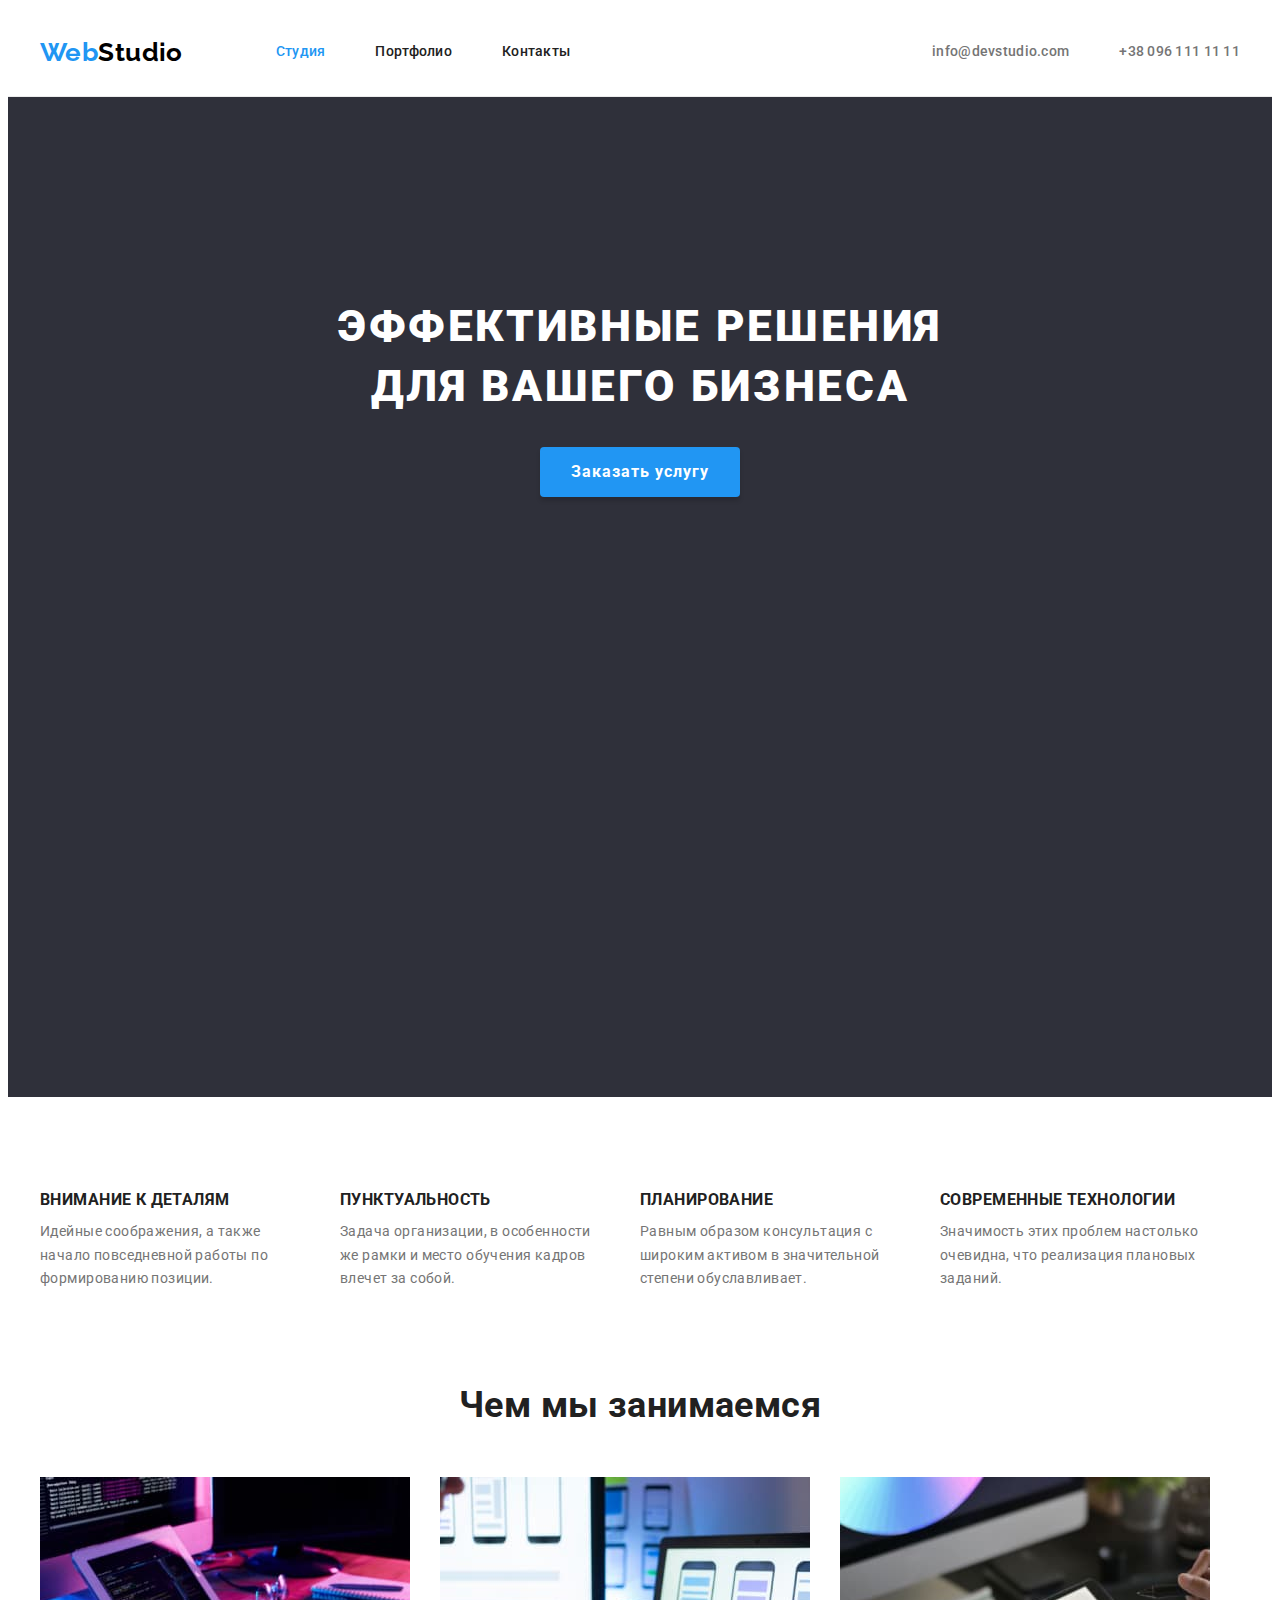
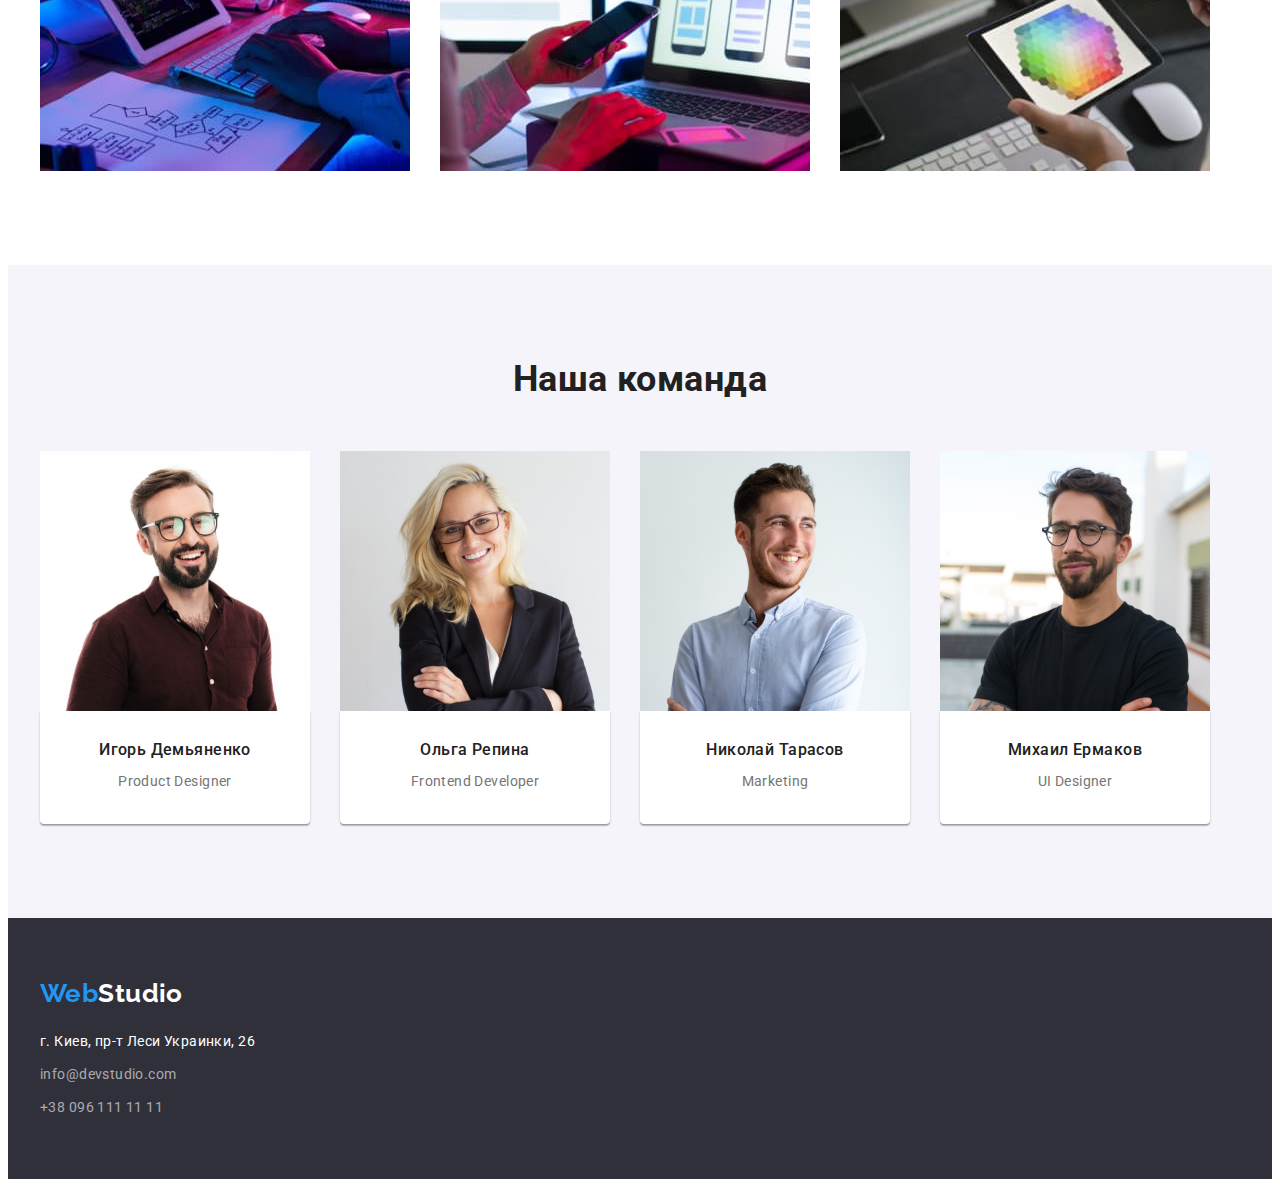
<file: index.html>
<!DOCTYPE html>
<html lang="ru">
  <head>
    <meta charset="UTF-8" />
    <meta http-equiv="X-UA-Compatible" content="IE=edge" />
    <meta name="viewport" content="width=device-width, initial-scale=1.0" />

    <link rel="preconnect" href="https://fonts.googleapis.com" />
    <link rel="preconnect" href="https://fonts.gstatic.com" crossorigin />
    <link
      href="https://fonts.googleapis.com/css2?family=Raleway:wght@700&family=Roboto:wght@400;500;700;900&display=swap"
      rel="stylesheet"
    />
    <link
      rel="stylesheet"
      href="https://cdnjs.cloudflare.com/ajax/libs/modern-normalize/1.1.0/modern-normalize.min.css"
      integrity="sha512-wpPYUAdjBVSE4KJnH1VR1HeZfpl1ub8YT/NKx4PuQ5NmX2tKuGu6U/JRp5y+Y8XG2tV+wKQpNHVUX03MfMFn9Q=="
      crossorigin="anonymous"
      referrerpolicy="no-referrer"
    />
    <link rel="stylesheet" href="./css/style.css" />
    <title>Студия</title>
  </head>
  <body>
    <!-- header -->
    <header class="page-header">
      <div class="container main-nav">
        <a class="logo" href="./index.html">Web<span class="logo-dark">Studio</span></a>
        <nav class="left-nav">
          <ul class="site-nav">
            <li class="site-nav-item">
              <a class="site-nav-link current" href="./index.html">Студия</a>
            </li>
            <li class="site-nav-item">
              <a class="site-nav-link" href="./portfolio.html">Портфолио</a>
            </li>
            <li class="site-nav-item"><a class="site-nav-link" href="/">Контакты</a></li>
          </ul>
        </nav>
        <ul class="contacts-nav">
          <li class="contacts-nav-item">
            <a class="contacts-nav-link" href="mailto:info@devstudio.com">info@devstudio.com</a>
          </li>
          <li class="contacts-nav-item">
            <a class="contacts-nav-link" href="tel:+380961111111">+38 096 111 11 11</a>
          </li>
        </ul>
      </div>
    </header>
    <main>
      <!-- hero -->
      <section class="hero">
        <div class="container">
          <h1 class="hero-title">Эффективные решения для вашего бизнеса</h1>
          <button class="hero-button" type="button">Заказать услугу</button>
        </div>
      </section>
      <!-- Наши преимущества -->
      <section class="section">
        <div class="container">
          <h2 class="section-title visually-hidden">Наши преимущества</h2>
          <ul class="features">
            <li class="features-item">
              <h3 class="features-title">Внимание к деталям</h3>
              <p>
                Идейные соображения, а также начало повседневной работы по формированию позиции.
              </p>
            </li>
            <li class="features-item">
              <h3 class="features-title">Пунктуальность</h3>
              <p>
                Задача организации, в особенности же рамки и место обучения кадров влечет за собой.
              </p>
            </li>
            <li class="features-item">
              <h3 class="features-title">Планирование</h3>
              <p>
                Равным образом консультация с широким активом в значительной степени обуславливает.
              </p>
            </li>
            <li class="features-item">
              <h3 class="features-title">Современные технологии</h3>
              <p>Значимость этих проблем настолько очевидна, что реализация плановых заданий.</p>
            </li>
          </ul>
        </div>
      </section>
      <!-- Чем мы занимаемся -->
      <section class="section work-section">
        <div class="container">
          <h2 class="section-title">Чем мы занимаемся</h2>
          <ul class="work-img">
            <li class="work-item">
              <img src="./images/box1.jpg" alt="Работа за компьютером" width="370" />
            </li>
            <li class="work-item">
              <img src="./images/box2.jpg" alt="Работа с телефоном" width="370" />
            </li>
            <li class="work-item">
              <img src="./images/box3.jpg" alt="Работа с планшетом" width="370" />
            </li>
          </ul>
        </div>
      </section>
      <!-- Наша команда -->
      <section class="section section-team">
        <div class="container">
          <h2 class="section-title">Наша команда</h2>
          <ul class="team-desc">
            <li class="team-item">
              <img src="./images/ihor.jpg" alt="Игорь Демьяненко" width="270" />
              <div class="team-tumb">
                <h3 class="team-header">Игорь Демьяненко</h3>
                <p class="team-text" lang="en">Product Designer</p>
              </div>
            </li>
            <li class="team-item">
              <img src="./images/olha.jpg" alt="Ольга Репина" width="270" />
              <div class="team-tumb">
                <h3 class="team-header">Ольга Репина</h3>
                <p class="team-text" lang="en">Frontend Developer</p>
              </div>
            </li>
            <li class="team-item">
              <img src="./images/nikolai.jpg" alt="Николай Тарасов" width="270" />
              <div class="team-tumb">
                <h3 class="team-header">Николай Тарасов</h3>
                <p class="team-text" lang="en">Marketing</p>
              </div>
            </li>
            <li class="team-item">
              <img src="./images/mihail.jpg" alt="Михаил Ермаков" width="270" />
              <div class="team-tumb">
                <h3 class="team-header">Михаил Ермаков</h3>
                <p class="team-text" lang="en">UI Designer</p>
              </div>
            </li>
          </ul>
        </div>
      </section>
    </main>
    <!-- footer -->
    <footer class="footer">
      <div class="container">
        <a class="logo" href="./index.html">Web<span class="logo-white">Studio</span></a>
        <address class="adress">
          <ul class="adress-info">
            <li class="adress-info-item">
              <a class="adress-link" href="#">г. Киев, пр-т Леси Украинки, 26</a>
            </li>
            <li class="adress-info-item">
              <a class="adress-info-link" href="mailto:info@devstudio.com">info@devstudio.com</a>
            </li>
            <li class="adress-info-item">
              <a class="adress-info-link" href="tel:+380961111111">+38 096 111 11 11</a>
            </li>
          </ul>
        </address>
      </div>
    </footer>
  </body>
</html>
</file>
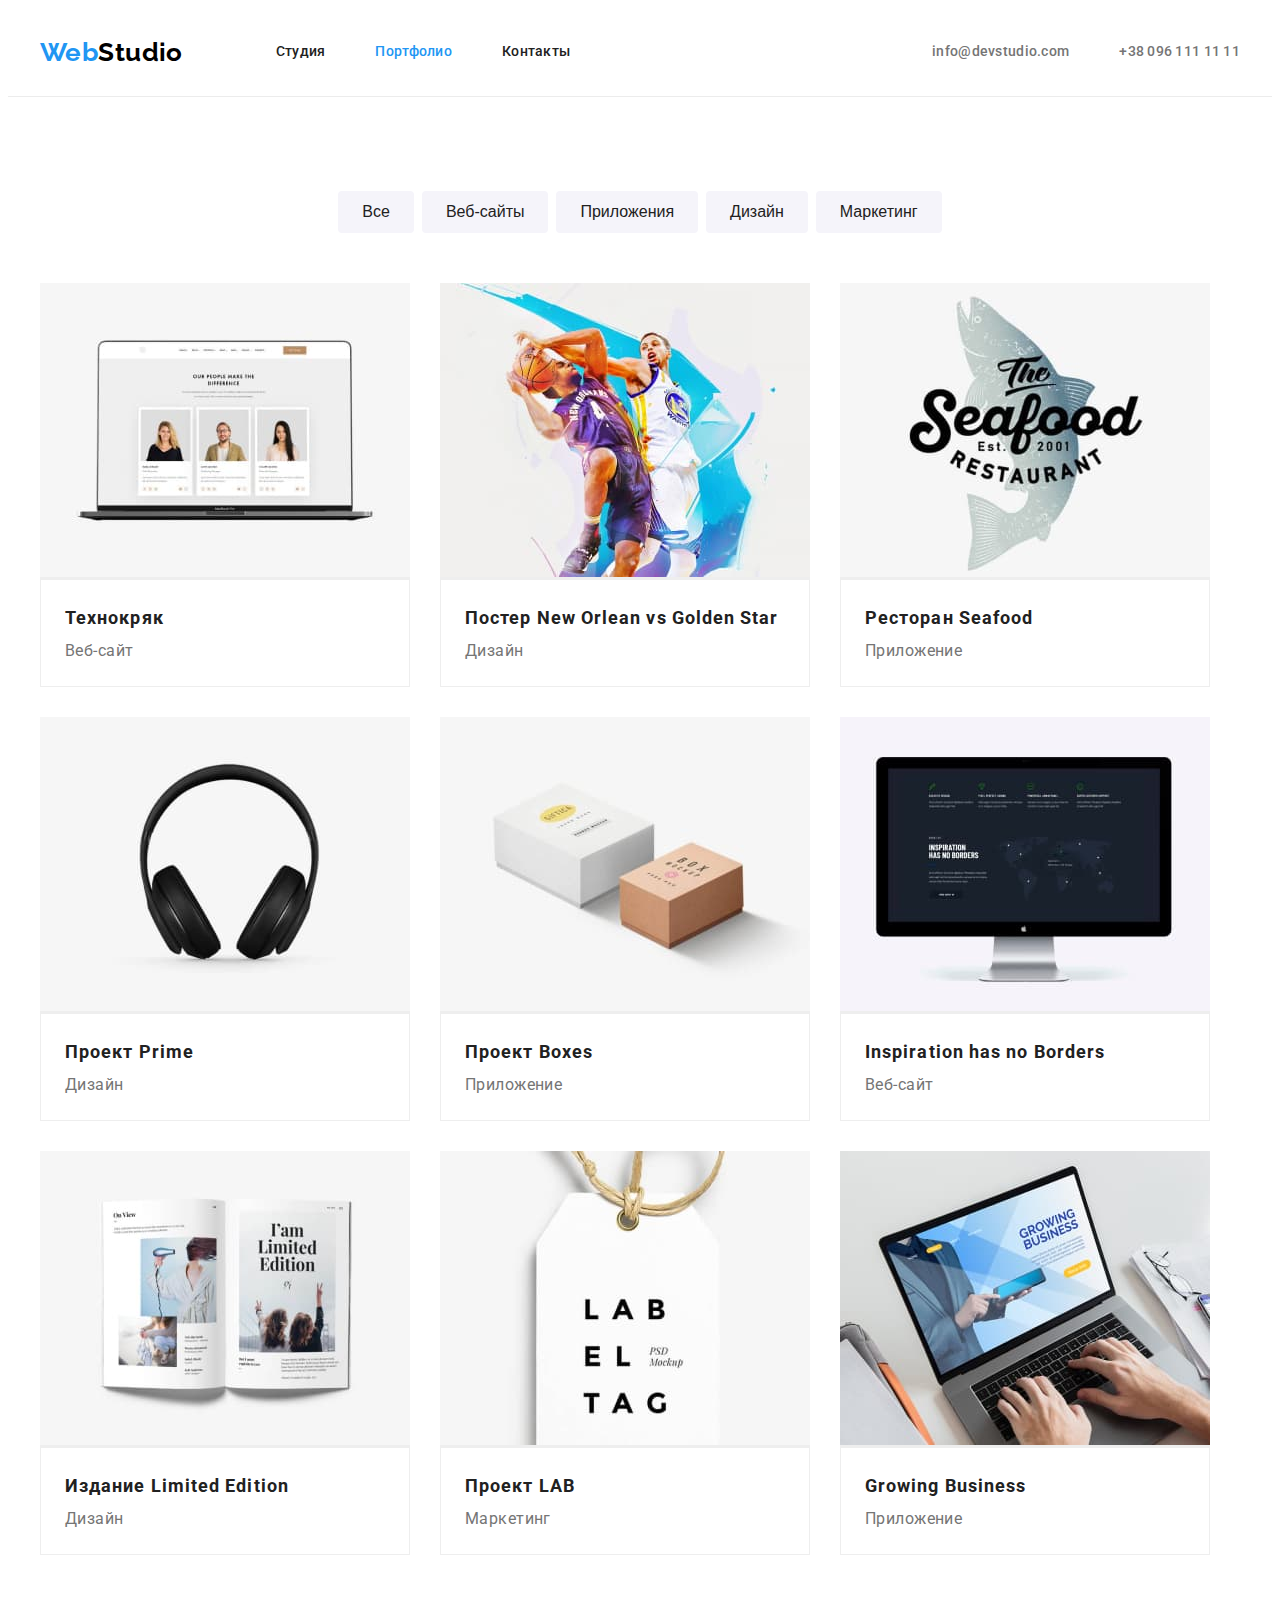
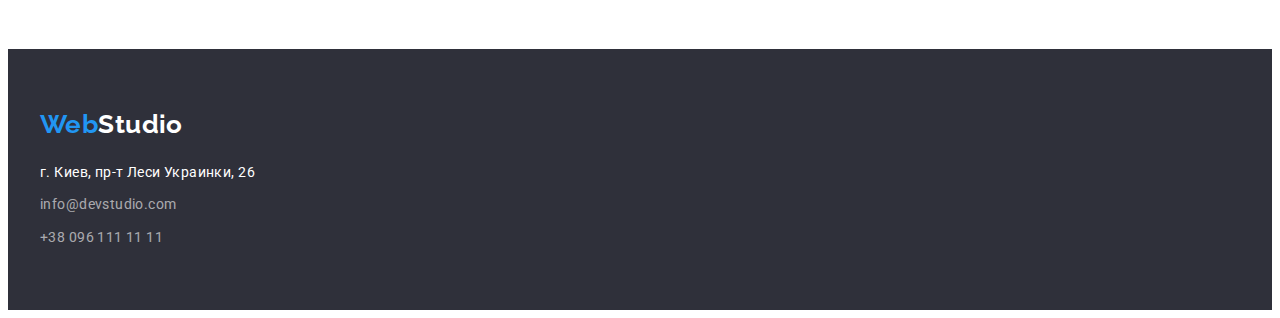
<file: portfolio.html>
<!DOCTYPE html>
<html lang="ru">
  <head>
    <meta charset="UTF-8" />
    <meta http-equiv="X-UA-Compatible" content="IE=edge" />
    <meta name="viewport" content="width=device-width, initial-scale=1.0" />
    <link rel="preconnect" href="https://fonts.googleapis.com" />
    <link rel="preconnect" href="https://fonts.gstatic.com" crossorigin />
    <link
      href="https://fonts.googleapis.com/css2?family=Raleway:wght@700&family=Roboto:wght@400;500;700;900&display=swap"
      rel="stylesheet"
    />
    <link
      rel="stylesheet"
      href="https://cdnjs.cloudflare.com/ajax/libs/modern-normalize/1.1.0/modern-normalize.min.css"
      integrity="sha512-wpPYUAdjBVSE4KJnH1VR1HeZfpl1ub8YT/NKx4PuQ5NmX2tKuGu6U/JRp5y+Y8XG2tV+wKQpNHVUX03MfMFn9Q=="
      crossorigin="anonymous"
      referrerpolicy="no-referrer"
    />
    <link rel="stylesheet" href="./css/style.css" />
    <title>Портфолио</title>
  </head>
  <body>
    <!-- header -->
    <header class="page-header">
      <div class="container main-nav">
        <a class="logo" href="./index.html">Web<span class="logo-dark">Studio</span></a>
        <nav class="left-nav">
          <ul class="site-nav">
            <li class="site-nav-item">
              <a class="site-nav-link" href="./index.html">Студия</a>
            </li>
            <li class="site-nav-item">
              <a class="site-nav-link current" href="./portfolio.html">Портфолио</a>
            </li>
            <li class="site-nav-item"><a class="site-nav-link" href="/">Контакты</a></li>
          </ul>
        </nav>
        <ul class="contacts-nav">
          <li class="contacts-nav-item">
            <a class="contacts-nav-link" href="mailto:info@devstudio.com">info@devstudio.com</a>
          </li>
          <li class="contacts-nav-item">
            <a class="contacts-nav-link" href="tel:+380961111111">+38 096 111 11 11</a>
          </li>
        </ul>
      </div>
    </header>
    <main>
      <!-- Фильтр наших работ -->
      <section class="section">
        <div class="container">
          <h1 class="filter-title visually-hidden">Фильтр наших работ</h1>
          <ul class="filter">
            <li class="filter-item"><button class="filter-button" type="button">Все</button></li>
            <li class="filter-item">
              <button class="filter-button" type="button">Веб-сайты</button>
            </li>
            <li class="filter-item">
              <button class="filter-button" type="button">Приложения</button>
            </li>
            <li class="filter-item"><button class="filter-button" type="button">Дизайн</button></li>
            <li class="filter-item">
              <button class="filter-button" type="button">Маркетинг</button>
            </li>
          </ul>
          <!-- Примеры работ -->
          <ul class="gallery-items">
            <li class="gallery-item">
              <img src="./images/pimg1.jpg" alt="Страница веб-сайта" width="370" />
              <div class="gallery-examples">
                <h2 class="gallery-subtitle">Технокряк</h2>
                <p class="gallery-text">Веб-сайт</p>
              </div>
            </li>
            <li class="gallery-item">
              <img src="./images/pimg2.jpg" alt="Постер New Orlean vs Golden Star" width="370" />
              <div class="gallery-examples">
                <h2 class="gallery-subtitle">Постер New Orlean vs Golden Star</h2>
                <p class="gallery-text">Дизайн</p>
              </div>
            </li>
            <li class="gallery-item">
              <img src="./images/pimg3.jpg" alt="Ресторан Seafood" width="370" />
              <div class="gallery-examples">
                <h2 class="gallery-subtitle">Ресторан Seafood</h2>
                <p class="gallery-text">Приложение</p>
              </div>
            </li>
            <li class="gallery-item">
              <img src="./images/pimg4.jpg" alt="Наушники" width="370" />
              <div class="gallery-examples">
                <h2 class="gallery-subtitle">Проект Prime</h2>
                <p class="gallery-text">Дизайн</p>
              </div>
            </li>
            <li class="gallery-item">
              <img src="./images/pimg5.jpg" alt="Белая и коричневая коробки" width="370" />
              <div class="gallery-examples">
                <h2 class="gallery-subtitle">Проект Boxes</h2>
                <p class="gallery-text">Приложение</p>
              </div>
            </li>
            <li class="gallery-item">
              <img
                src="./images/pimg6.jpg"
                alt="Страница сайта Inspiration has no Borders"
                width="370"
              />
              <div class="gallery-examples">
                <h2 class="gallery-subtitle">Inspiration has no Borders</h2>
                <p class="gallery-text">Веб-сайт</p>
              </div>
            </li>
            <li class="gallery-item">
              <img src="./images/pimg7.jpg" alt="Открытый журнал" width="370" />
              <div class="gallery-examples">
                <h2 class="gallery-subtitle">Издание Limited Edition</h2>
                <p class="gallery-text">Дизайн</p>
              </div>
            </li>
            <li class="gallery-item">
              <img src="./images/pimg8.jpg" alt="Брелок с надписью LAB EL TAG" width="370" />
              <div class="gallery-examples">
                <h2 class="gallery-subtitle">Проект LAB</h2>
                <p class="gallery-text">Маркетинг</p>
              </div>
            </li>
            <li class="gallery-item">
              <img
                src="./images/pimg9.jpg"
                alt="Открытый ноутбук со страницей Growing Business"
                width="370"
              />
              <div class="gallery-examples">
                <h2 class="gallery-subtitle">Growing Business</h2>
                <p class="gallery-text">Приложение</p>
              </div>
            </li>
          </ul>
        </div>
      </section>
    </main>
    <!-- footer -->
    <footer class="footer">
      <div class="container">
        <a class="logo" href="./index.html">Web<span class="logo-white">Studio</span></a>
        <address class="adress">
          <ul class="adress-info">
            <li class="adress-info-item">
              <a class="adress-link" href="#">г. Киев, пр-т Леси Украинки, 26</a>
            </li>
            <li class="adress-info-item">
              <a class="adress-info-link" href="mailto:info@devstudio.com">info@devstudio.com</a>
            </li>
            <li class="adress-info-item">
              <a class="adress-info-link" href="tel:+380961111111">+38 096 111 11 11</a>
            </li>
          </ul>
        </address>
      </div>
    </footer>
  </body>
</html>
</file>
<file: css/style.css>
:root {
  --text-color-logo: #2196f3;
  --text-color-sec: #212121;
  --text-color-main: #757575;
  --text-color-white: #ffffff;
  --herobgc: #2f303a;
  --mainbgc: #ffffff;
  --secbgc: #f5f4fa;
}
body {
  font-family: Roboto, sans-serif;
  font-size: 14px;
  line-height: 1.71;
  letter-spacing: 0.03em;
  color: var(--text-color-main);
}
h1,
h2,
h3,
p {
  margin-top: 0;
  margin-bottom: 0;
}
a {
  text-decoration: none;
}
ul {
  list-style-type: none;
  padding: 0;
  margin: 0;
}
img {
  display: block;
  max-width: 100%;
  height: auto;
}
.container {
  width: 1200px;
  padding: 0 15px;
  margin: 0 auto;
}
.section {
  padding: 94px 0;
}
/* header */
.page-header {
  border-bottom-width: 1px;
  border-bottom-style: solid;
  border-bottom-color: #ececec;
}
.main-nav {
  display: flex;
  align-items: center;
}
.left-nav {
  margin-left: 93px;
}
.logo {
  font-family: Raleway;
  font-weight: 700;
  font-size: 26px;
  line-height: 1.19;
  color: var(--text-color-logo);
}
.logo-dark {
  color: #000000;
}
.logo-white {
  color: var(--text-color-white);
}
.site-nav {
  display: flex;
}
.site-nav-item {
  margin-top: 32px;
  margin-bottom: 32px;
}
.site-nav-item:not(:last-child) {
  margin-right: 50px;
}
.site-nav .link:hover,
.site-nav .link:focus {
  color: var(--text-color-logo);
}
.site-nav .current {
  color: var(--text-color-logo);
}
.site-nav-link {
  font-weight: 500;
  line-height: 1.14;
  letter-spacing: 0.02em;
  color: var(--text-color-sec);
}
.contacts-nav {
  justify-content: center;
  display: flex;
  margin-left: auto;
}
.contacts-nav-item:not(:last-child) {
  margin-right: 50px;
}
.contacts-nav-link {
  font-weight: 500;
  line-height: 1.14;
  letter-spacing: 0.02em;
  color: var(--text-color-main);
}
.contacts-nav-link:focus,
.contacts-nav-link:hover {
  color: var(--text-color-logo);
}
/* Studio-main */
/* hero */
.hero {
  padding: 200px 0;
  margin-left: auto;
  margin-right: auto;
  text-align: center;
  min-height: 600px;
  background: var(--herobgc);
}
.hero-title {
  margin-bottom: 30px;
  margin-left: auto;
  margin-right: auto;
  width: 696px;
  font-weight: 900;
  font-size: 44px;
  line-height: 1.36;
  letter-spacing: 0.06em;
  text-transform: uppercase;
  color: var(--text-color-white);
}
.hero-button {
  cursor: pointer;
  font-family: Roboto;
  font-weight: 700;
  font-size: 16px;
  line-height: 1.87;
  letter-spacing: 0.06em;
  color: var(--text-color-white);
  min-width: 200px;
  min-height: 50px;
  background-color: var(--text-color-logo);
  box-shadow: 0px 4px 4px rgba(0, 0, 0, 0.15);
  border-radius: 4px;
  border-color: transparent;
}
/* Наши преимущества */
.section-title {
  margin-bottom: 50px;
  text-align: center;
  font-weight: 700;
  font-size: 36px;
  line-height: 1.16;
  color: var(--text-color-sec);
}
.visually-hidden {
  position: absolute;
  clip: rect(0 0 0 0);
  width: 1px;
  height: 1px;
  margin: -1px;
}
.features {
  display: flex;
}
.features-item {
  width: 270px;
}
.features-item:not(:last-child) {
  margin-right: 30px;
}
.features-title {
  margin-bottom: 10px;
  font-weight: 700;
  line-height: 1.14;
  text-transform: uppercase;
  color: var(--text-color-sec);
}
/* Чем мы занимаемся */
.work-section {
  padding-top: 0;
}

.work-img {
  display: flex;
}

.work-item:not(:last-child) {
  margin-right: 30px;
}
/* Наша команда */
.section-team {
  background-color: var(--secbgc);
}
.team-desc {
  display: flex;
  text-align: center;
}

.team-item:not(:last-child) {
  margin-right: 30px;
}

.team-tumb {
  padding: 30px 0;
  background: #ffffff;
  box-shadow: 0px 1px 3px rgba(0, 0, 0, 0.12), 0px 1px 1px rgba(0, 0, 0, 0.14),
    0px 2px 1px rgba(0, 0, 0, 0.2);
  border-radius: 0px 0px 4px 4px;
}
.team-header {
  font-weight: 500;
  font-size: 16px;
  line-height: 1.18;
  color: var(--text-color-sec);
}
.team-text {
  margin-top: 10px;
}
/* footer */
.footer {
  padding: 60px 0;
  background: var(--herobgc);
}
.adress {
  font-style: normal;
  margin-top: 20px;
}

.adress-info-link {
  color: rgba(255, 255, 255, 0.6);
}
.adress-link {
  color: var(--text-color-white);
}
.adress-info-link:focus,
.adress-info-link:hover {
  color: var(--text-color-logo);
}
.adress-info-item:not(:last-child) {
  margin-bottom: 9px;
}

/* portfolio */

/* button */
.filter {
  display: flex;
  justify-content: center;
  margin-bottom: 50px;
}

.filter-item:not(:last-child) {
  margin-right: 8px;
}
.filter .filter-button:focus,
.filter .filter-button:hover {
  color: var(--text-color-white);
  background-color: var(--text-color-logo);
  box-shadow: 0px 3px 1px rgba(0, 0, 0, 0.1), 0px 1px 2px rgba(0, 0, 0, 0.08),
    0px 2px 2px rgba(0, 0, 0, 0.12);
  border-radius: 4px;
}

.filter-button {
  cursor: pointer;
  padding: 6px 22px;
  font-weight: 500;
  font-size: 16px;
  line-height: 1.62;
  text-align: center;
  color: var(--text-color-sec);
  background-color: var(--secbgc);
  border-radius: 4px;
  border-color: transparent;
}
.gallery-items {
  display: flex;
  flex-wrap: wrap;
}
.gallery-subtitle {
  font-weight: 700;
  font-size: 18px;
  line-height: 2;
  letter-spacing: 0.06em;
  color: var(--text-color-sec);
}
.gallery-text {
  font-size: 16px;
  line-height: 1.87;
}
.gallery-item {
  margin-bottom: 30px;
  margin-right: 30px;
}
.gallery-examples {
  background-color: #ffffff;
  border-bottom-width: 1px;
  border-left-width: 1px;
  border-right-width: 1px;
  border-style: solid;
  border-color: #eeeeee;
  padding: 20px 24px;
}

.gallery-item:nth-child(3n) {
  margin-right: 0;
}
.gallery-item:nth-last-child(-n + 3) {
  margin-bottom: 0px;
}
</file>
